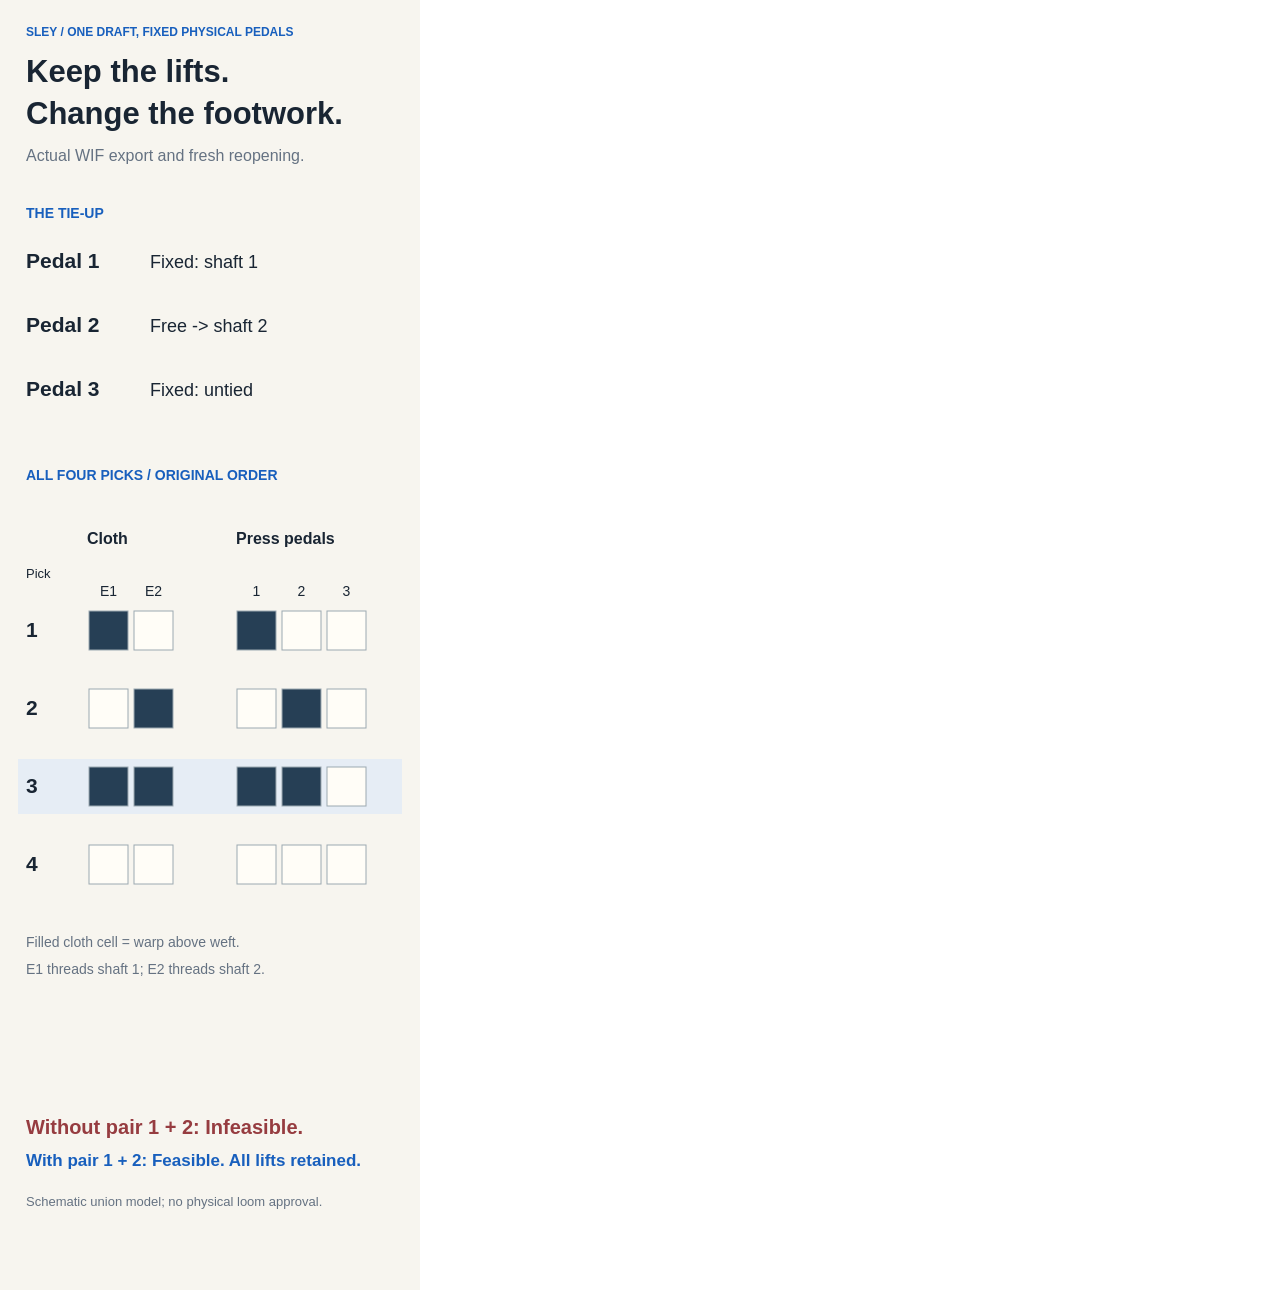
<file: docs/presentation/fixed-footwork-mobile.html>
<!doctype html><html lang="en"><meta charset="utf-8"><meta name="viewport" content="width=device-width,initial-scale=1"><title>Sley fixed footwork</title><style>body{margin:0}svg{display:block;max-width:100%;height:auto}</style><svg xmlns="http://www.w3.org/2000/svg" width="420" height="1290" viewBox="0 0 420 1290" role="img" aria-labelledby="sley-title sley-desc"><title id="sley-title">Keep the lifts. Change the footwork.</title><desc id="sley-desc">An actual four-pick synthetic weaving draft uses three physical pedal positions. Pedal 1 is fixed to shaft 1, pedal 2 is assigned shaft 2, and pedal 3 stays untied. Picks press 1, then 2, then the allowed pair 1 and 2, then no pedal. All eight drawdown cells and original lifts survive WIF export and fresh reopening. Without pair 1 and 2 these fixed constraints are infeasible. This is a rising-shed union model, not physical loom validation.</desc><rect width="100%" height="100%" fill="#f7f5ef"/>
<text x="26" y="36" font-family="Arial,Helvetica,sans-serif" font-size="12" fill="#185fbd" font-weight="700">SLEY / ONE DRAFT, FIXED PHYSICAL PEDALS</text>
<text x="26" y="82" font-family="Arial,Helvetica,sans-serif" font-size="31" fill="#192533" font-weight="700">Keep the lifts.</text>
<text x="26" y="124" font-family="Arial,Helvetica,sans-serif" font-size="31" fill="#192533" font-weight="700">Change the footwork.</text>
<text x="26" y="161" font-family="Arial,Helvetica,sans-serif" font-size="16" fill="#657282">Actual WIF export and fresh reopening.</text>
<text x="26" y="218" font-family="Arial,Helvetica,sans-serif" font-size="14" fill="#185fbd" font-weight="700">THE TIE-UP</text>
<text x="26" y="268" font-family="Arial,Helvetica,sans-serif" font-size="21" fill="#192533" font-weight="700">Pedal 1</text>
<text x="150" y="268" font-family="Arial,Helvetica,sans-serif" font-size="18" fill="#192533">Fixed: shaft 1</text>
<text x="26" y="332" font-family="Arial,Helvetica,sans-serif" font-size="21" fill="#192533" font-weight="700">Pedal 2</text>
<text x="150" y="332" font-family="Arial,Helvetica,sans-serif" font-size="18" fill="#192533">Free -&gt; shaft 2</text>
<text x="26" y="396" font-family="Arial,Helvetica,sans-serif" font-size="21" fill="#192533" font-weight="700">Pedal 3</text>
<text x="150" y="396" font-family="Arial,Helvetica,sans-serif" font-size="18" fill="#192533">Fixed: untied</text>
<text x="26" y="480" font-family="Arial,Helvetica,sans-serif" font-size="14" fill="#185fbd" font-weight="700">ALL FOUR PICKS / ORIGINAL ORDER</text>
<text x="87" y="544" font-family="Arial,Helvetica,sans-serif" font-size="16" fill="#192533" font-weight="700">Cloth</text>
<text x="236" y="544" font-family="Arial,Helvetica,sans-serif" font-size="16" fill="#192533" font-weight="700">Press pedals</text>
<text x="26" y="578" font-family="Arial,Helvetica,sans-serif" font-size="13" fill="#192533">Pick</text>
<text x="108.5" y="596" font-family="Arial,Helvetica,sans-serif" font-size="14" fill="#192533" text-anchor="middle">E1</text>
<text x="153.5" y="596" font-family="Arial,Helvetica,sans-serif" font-size="14" fill="#192533" text-anchor="middle">E2</text>
<text x="256.5" y="596" font-family="Arial,Helvetica,sans-serif" font-size="14" fill="#192533" text-anchor="middle">1</text>
<text x="301.5" y="596" font-family="Arial,Helvetica,sans-serif" font-size="14" fill="#192533" text-anchor="middle">2</text>
<text x="346.5" y="596" font-family="Arial,Helvetica,sans-serif" font-size="14" fill="#192533" text-anchor="middle">3</text>
<text x="26" y="636.5" font-family="Arial,Helvetica,sans-serif" font-size="21" fill="#192533" font-weight="700">1</text>
<rect data-kind="drawdown" data-row="1" data-col="1" data-value="1" x="89" y="611" width="39" height="39" fill="#263f55" stroke="#9ca9b1"/>
<rect data-kind="drawdown" data-row="1" data-col="2" data-value="0" x="134" y="611" width="39" height="39" fill="#fffdf7" stroke="#9ca9b1"/>
<rect data-kind="press" data-row="1" data-col="1" data-value="1" x="237" y="611" width="39" height="39" fill="#263f55" stroke="#9ca9b1"/>
<rect data-kind="press" data-row="1" data-col="2" data-value="0" x="282" y="611" width="39" height="39" fill="#fffdf7" stroke="#9ca9b1"/>
<rect data-kind="press" data-row="1" data-col="3" data-value="0" x="327" y="611" width="39" height="39" fill="#fffdf7" stroke="#9ca9b1"/>
<text x="26" y="714.5" font-family="Arial,Helvetica,sans-serif" font-size="21" fill="#192533" font-weight="700">2</text>
<rect data-kind="drawdown" data-row="2" data-col="1" data-value="0" x="89" y="689" width="39" height="39" fill="#fffdf7" stroke="#9ca9b1"/>
<rect data-kind="drawdown" data-row="2" data-col="2" data-value="1" x="134" y="689" width="39" height="39" fill="#263f55" stroke="#9ca9b1"/>
<rect data-kind="press" data-row="2" data-col="1" data-value="0" x="237" y="689" width="39" height="39" fill="#fffdf7" stroke="#9ca9b1"/>
<rect data-kind="press" data-row="2" data-col="2" data-value="1" x="282" y="689" width="39" height="39" fill="#263f55" stroke="#9ca9b1"/>
<rect data-kind="press" data-row="2" data-col="3" data-value="0" x="327" y="689" width="39" height="39" fill="#fffdf7" stroke="#9ca9b1"/>
<rect x="18" y="759" width="384" height="55" fill="#e6edf5"/>
<text x="26" y="792.5" font-family="Arial,Helvetica,sans-serif" font-size="21" fill="#192533" font-weight="700">3</text>
<rect data-kind="drawdown" data-row="3" data-col="1" data-value="1" x="89" y="767" width="39" height="39" fill="#263f55" stroke="#9ca9b1"/>
<rect data-kind="drawdown" data-row="3" data-col="2" data-value="1" x="134" y="767" width="39" height="39" fill="#263f55" stroke="#9ca9b1"/>
<rect data-kind="press" data-row="3" data-col="1" data-value="1" x="237" y="767" width="39" height="39" fill="#263f55" stroke="#9ca9b1"/>
<rect data-kind="press" data-row="3" data-col="2" data-value="1" x="282" y="767" width="39" height="39" fill="#263f55" stroke="#9ca9b1"/>
<rect data-kind="press" data-row="3" data-col="3" data-value="0" x="327" y="767" width="39" height="39" fill="#fffdf7" stroke="#9ca9b1"/>
<text x="26" y="870.5" font-family="Arial,Helvetica,sans-serif" font-size="21" fill="#192533" font-weight="700">4</text>
<rect data-kind="drawdown" data-row="4" data-col="1" data-value="0" x="89" y="845" width="39" height="39" fill="#fffdf7" stroke="#9ca9b1"/>
<rect data-kind="drawdown" data-row="4" data-col="2" data-value="0" x="134" y="845" width="39" height="39" fill="#fffdf7" stroke="#9ca9b1"/>
<rect data-kind="press" data-row="4" data-col="1" data-value="0" x="237" y="845" width="39" height="39" fill="#fffdf7" stroke="#9ca9b1"/>
<rect data-kind="press" data-row="4" data-col="2" data-value="0" x="282" y="845" width="39" height="39" fill="#fffdf7" stroke="#9ca9b1"/>
<rect data-kind="press" data-row="4" data-col="3" data-value="0" x="327" y="845" width="39" height="39" fill="#fffdf7" stroke="#9ca9b1"/>
<text x="26" y="947" font-family="Arial,Helvetica,sans-serif" font-size="14" fill="#657282">Filled cloth cell = warp above weft.</text>
<text x="26" y="974" font-family="Arial,Helvetica,sans-serif" font-size="14" fill="#657282">E1 threads shaft 1; E2 threads shaft 2.</text>
<text x="26" y="1134" font-family="Arial,Helvetica,sans-serif" font-size="20" fill="#963c40" font-weight="700">Without pair 1 + 2: Infeasible.</text>
<text x="26" y="1166" font-family="Arial,Helvetica,sans-serif" font-size="17" fill="#185fbd" font-weight="700">With pair 1 + 2: Feasible. All lifts retained.</text>
<text x="26" y="1206" font-family="Arial,Helvetica,sans-serif" font-size="13" fill="#657282">Schematic union model; no physical loom approval.</text>
</svg>
</file>
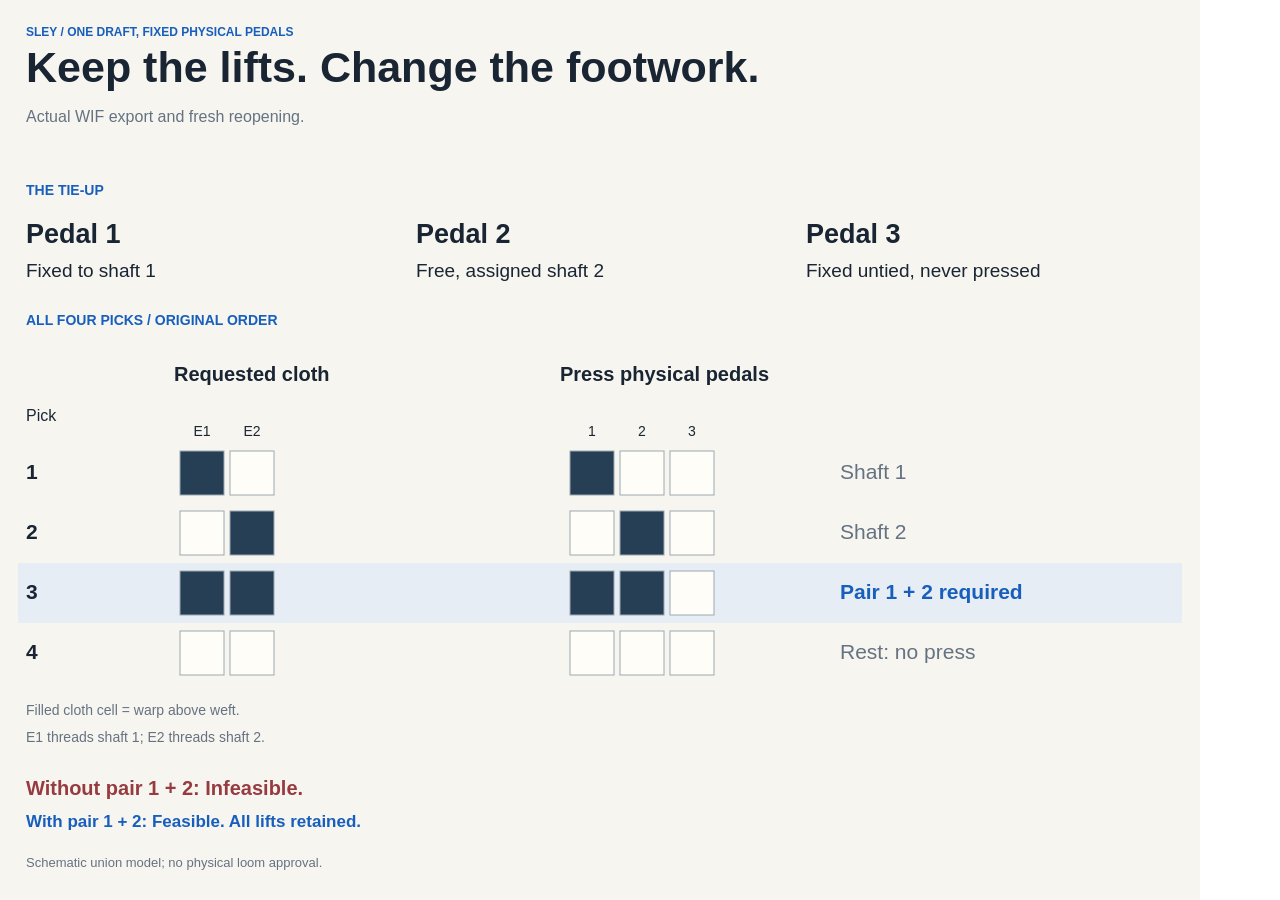
<file: docs/presentation/fixed-footwork.html>
<!doctype html><html lang="en"><meta charset="utf-8"><meta name="viewport" content="width=device-width,initial-scale=1"><title>Sley fixed footwork</title><style>body{margin:0}svg{display:block;max-width:100%;height:auto}</style><svg xmlns="http://www.w3.org/2000/svg" width="1200" height="900" viewBox="0 0 1200 900" role="img" aria-labelledby="sley-title sley-desc"><title id="sley-title">Keep the lifts. Change the footwork.</title><desc id="sley-desc">An actual four-pick synthetic weaving draft uses three physical pedal positions. Pedal 1 is fixed to shaft 1, pedal 2 is assigned shaft 2, and pedal 3 stays untied. Picks press 1, then 2, then the allowed pair 1 and 2, then no pedal. All eight drawdown cells and original lifts survive WIF export and fresh reopening. Without pair 1 and 2 these fixed constraints are infeasible. This is a rising-shed union model, not physical loom validation.</desc><rect width="100%" height="100%" fill="#f7f5ef"/>
<text x="26" y="36" font-family="Arial,Helvetica,sans-serif" font-size="12" fill="#185fbd" font-weight="700">SLEY / ONE DRAFT, FIXED PHYSICAL PEDALS</text>
<text x="26" y="82" font-family="Arial,Helvetica,sans-serif" font-size="43" fill="#192533" font-weight="700">Keep the lifts. Change the footwork.</text>
<text x="26" y="122" font-family="Arial,Helvetica,sans-serif" font-size="16" fill="#657282">Actual WIF export and fresh reopening.</text>
<text x="26" y="195" font-family="Arial,Helvetica,sans-serif" font-size="14" fill="#185fbd" font-weight="700">THE TIE-UP</text>
<text x="26" y="243" font-family="Arial,Helvetica,sans-serif" font-size="27" fill="#192533" font-weight="700">Pedal 1</text>
<text x="26" y="277" font-family="Arial,Helvetica,sans-serif" font-size="19" fill="#192533">Fixed to shaft 1</text>
<text x="416" y="243" font-family="Arial,Helvetica,sans-serif" font-size="27" fill="#192533" font-weight="700">Pedal 2</text>
<text x="416" y="277" font-family="Arial,Helvetica,sans-serif" font-size="19" fill="#192533">Free, assigned shaft 2</text>
<text x="806" y="243" font-family="Arial,Helvetica,sans-serif" font-size="27" fill="#192533" font-weight="700">Pedal 3</text>
<text x="806" y="277" font-family="Arial,Helvetica,sans-serif" font-size="19" fill="#192533">Fixed untied, never pressed</text>
<text x="26" y="325" font-family="Arial,Helvetica,sans-serif" font-size="14" fill="#185fbd" font-weight="700">ALL FOUR PICKS / ORIGINAL ORDER</text>
<text x="174" y="381" font-family="Arial,Helvetica,sans-serif" font-size="20" fill="#192533" font-weight="700">Requested cloth</text>
<text x="560" y="381" font-family="Arial,Helvetica,sans-serif" font-size="20" fill="#192533" font-weight="700">Press physical pedals</text>
<text x="26" y="421" font-family="Arial,Helvetica,sans-serif" font-size="16" fill="#192533">Pick</text>
<text x="202.0" y="436" font-family="Arial,Helvetica,sans-serif" font-size="14" fill="#192533" text-anchor="middle">E1</text>
<text x="252.0" y="436" font-family="Arial,Helvetica,sans-serif" font-size="14" fill="#192533" text-anchor="middle">E2</text>
<text x="592.0" y="436" font-family="Arial,Helvetica,sans-serif" font-size="14" fill="#192533" text-anchor="middle">1</text>
<text x="642.0" y="436" font-family="Arial,Helvetica,sans-serif" font-size="14" fill="#192533" text-anchor="middle">2</text>
<text x="692.0" y="436" font-family="Arial,Helvetica,sans-serif" font-size="14" fill="#192533" text-anchor="middle">3</text>
<text x="26" y="479.0" font-family="Arial,Helvetica,sans-serif" font-size="21" fill="#192533" font-weight="700">1</text>
<rect data-kind="drawdown" data-row="1" data-col="1" data-value="1" x="180" y="451" width="44" height="44" fill="#263f55" stroke="#9ca9b1"/>
<rect data-kind="drawdown" data-row="1" data-col="2" data-value="0" x="230" y="451" width="44" height="44" fill="#fffdf7" stroke="#9ca9b1"/>
<rect data-kind="press" data-row="1" data-col="1" data-value="1" x="570" y="451" width="44" height="44" fill="#263f55" stroke="#9ca9b1"/>
<rect data-kind="press" data-row="1" data-col="2" data-value="0" x="620" y="451" width="44" height="44" fill="#fffdf7" stroke="#9ca9b1"/>
<rect data-kind="press" data-row="1" data-col="3" data-value="0" x="670" y="451" width="44" height="44" fill="#fffdf7" stroke="#9ca9b1"/>
<text x="840" y="479" font-family="Arial,Helvetica,sans-serif" font-size="21" fill="#657282">Shaft 1</text>
<text x="26" y="539.0" font-family="Arial,Helvetica,sans-serif" font-size="21" fill="#192533" font-weight="700">2</text>
<rect data-kind="drawdown" data-row="2" data-col="1" data-value="0" x="180" y="511" width="44" height="44" fill="#fffdf7" stroke="#9ca9b1"/>
<rect data-kind="drawdown" data-row="2" data-col="2" data-value="1" x="230" y="511" width="44" height="44" fill="#263f55" stroke="#9ca9b1"/>
<rect data-kind="press" data-row="2" data-col="1" data-value="0" x="570" y="511" width="44" height="44" fill="#fffdf7" stroke="#9ca9b1"/>
<rect data-kind="press" data-row="2" data-col="2" data-value="1" x="620" y="511" width="44" height="44" fill="#263f55" stroke="#9ca9b1"/>
<rect data-kind="press" data-row="2" data-col="3" data-value="0" x="670" y="511" width="44" height="44" fill="#fffdf7" stroke="#9ca9b1"/>
<text x="840" y="539" font-family="Arial,Helvetica,sans-serif" font-size="21" fill="#657282">Shaft 2</text>
<rect x="18" y="563" width="1164" height="60" fill="#e6edf5"/>
<text x="26" y="599.0" font-family="Arial,Helvetica,sans-serif" font-size="21" fill="#192533" font-weight="700">3</text>
<rect data-kind="drawdown" data-row="3" data-col="1" data-value="1" x="180" y="571" width="44" height="44" fill="#263f55" stroke="#9ca9b1"/>
<rect data-kind="drawdown" data-row="3" data-col="2" data-value="1" x="230" y="571" width="44" height="44" fill="#263f55" stroke="#9ca9b1"/>
<rect data-kind="press" data-row="3" data-col="1" data-value="1" x="570" y="571" width="44" height="44" fill="#263f55" stroke="#9ca9b1"/>
<rect data-kind="press" data-row="3" data-col="2" data-value="1" x="620" y="571" width="44" height="44" fill="#263f55" stroke="#9ca9b1"/>
<rect data-kind="press" data-row="3" data-col="3" data-value="0" x="670" y="571" width="44" height="44" fill="#fffdf7" stroke="#9ca9b1"/>
<text x="840" y="599" font-family="Arial,Helvetica,sans-serif" font-size="21" fill="#185fbd" font-weight="700">Pair 1 + 2 required</text>
<text x="26" y="659.0" font-family="Arial,Helvetica,sans-serif" font-size="21" fill="#192533" font-weight="700">4</text>
<rect data-kind="drawdown" data-row="4" data-col="1" data-value="0" x="180" y="631" width="44" height="44" fill="#fffdf7" stroke="#9ca9b1"/>
<rect data-kind="drawdown" data-row="4" data-col="2" data-value="0" x="230" y="631" width="44" height="44" fill="#fffdf7" stroke="#9ca9b1"/>
<rect data-kind="press" data-row="4" data-col="1" data-value="0" x="570" y="631" width="44" height="44" fill="#fffdf7" stroke="#9ca9b1"/>
<rect data-kind="press" data-row="4" data-col="2" data-value="0" x="620" y="631" width="44" height="44" fill="#fffdf7" stroke="#9ca9b1"/>
<rect data-kind="press" data-row="4" data-col="3" data-value="0" x="670" y="631" width="44" height="44" fill="#fffdf7" stroke="#9ca9b1"/>
<text x="840" y="659" font-family="Arial,Helvetica,sans-serif" font-size="21" fill="#657282">Rest: no press</text>
<text x="26" y="715" font-family="Arial,Helvetica,sans-serif" font-size="14" fill="#657282">Filled cloth cell = warp above weft.</text>
<text x="26" y="742" font-family="Arial,Helvetica,sans-serif" font-size="14" fill="#657282">E1 threads shaft 1; E2 threads shaft 2.</text>
<text x="26" y="795" font-family="Arial,Helvetica,sans-serif" font-size="20" fill="#963c40" font-weight="700">Without pair 1 + 2: Infeasible.</text>
<text x="26" y="827" font-family="Arial,Helvetica,sans-serif" font-size="17" fill="#185fbd" font-weight="700">With pair 1 + 2: Feasible. All lifts retained.</text>
<text x="26" y="867" font-family="Arial,Helvetica,sans-serif" font-size="13" fill="#657282">Schematic union model; no physical loom approval.</text>
</svg>
</file>
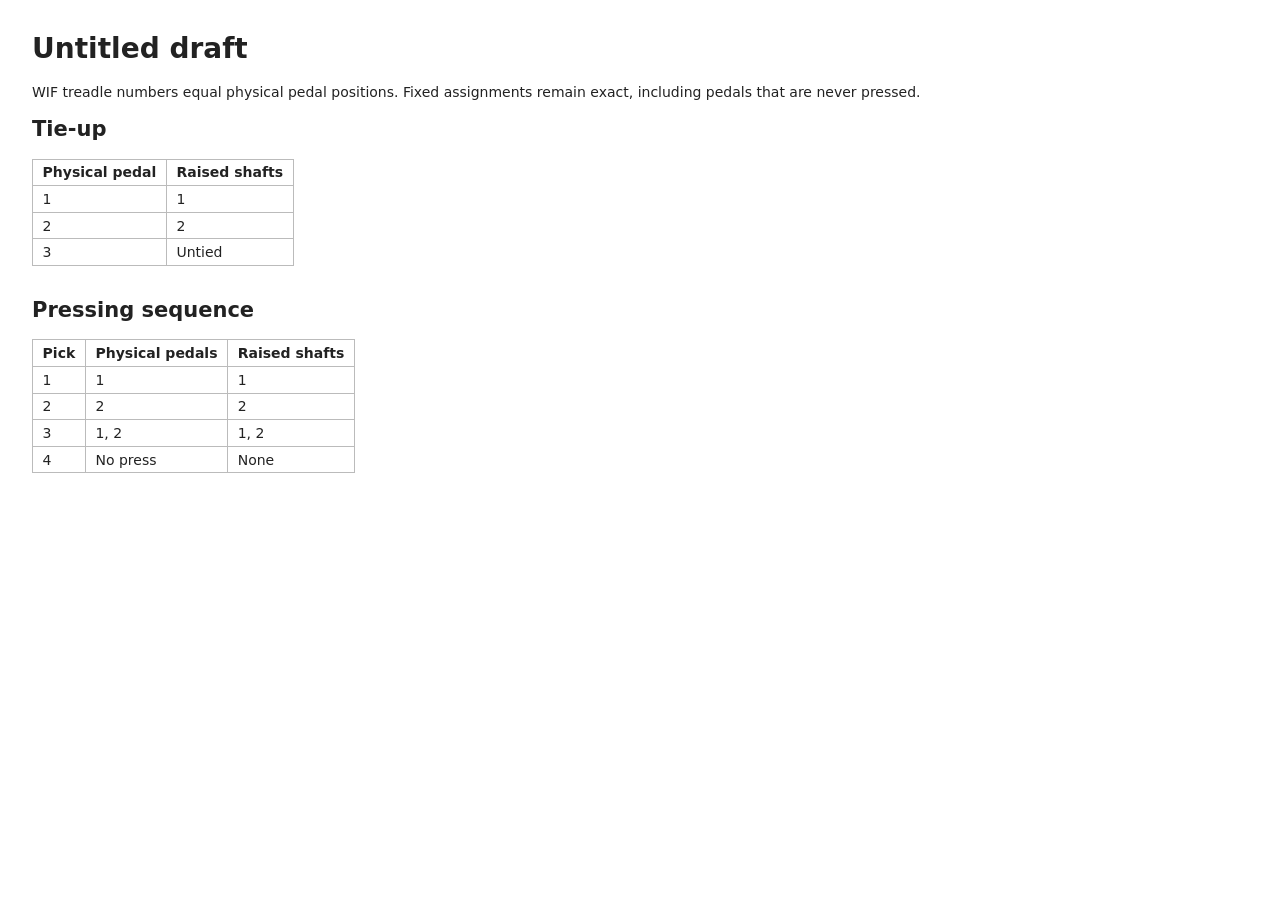
<file: docs/presentation/tie-up.html>
<!doctype html><html lang="en"><meta charset="utf-8"><title>Untitled draft</title><style>body{font:14px system-ui;margin:2rem;color:#222}table{border-collapse:collapse;margin-bottom:2rem}td,th{border:1px solid #bbb;padding:.3rem .6rem;text-align:left}@media print{tr{break-inside:avoid}}</style><h1>Untitled draft</h1><p>WIF treadle numbers equal physical pedal positions. Fixed assignments remain exact, including pedals that are never pressed.</p><h2>Tie-up</h2><table><tr><th>Physical pedal</th><th>Raised shafts</th></tr><tr><td>1</td><td>1</td></tr><tr><td>2</td><td>2</td></tr><tr><td>3</td><td>Untied</td></tr></table><h2>Pressing sequence</h2><table><tr><th>Pick</th><th>Physical pedals</th><th>Raised shafts</th></tr><tr><td>1</td><td>1</td><td>1</td></tr><tr><td>2</td><td>2</td><td>2</td></tr><tr><td>3</td><td>1, 2</td><td>1, 2</td></tr><tr><td>4</td><td>No press</td><td>None</td></tr></table></html>
</file>
